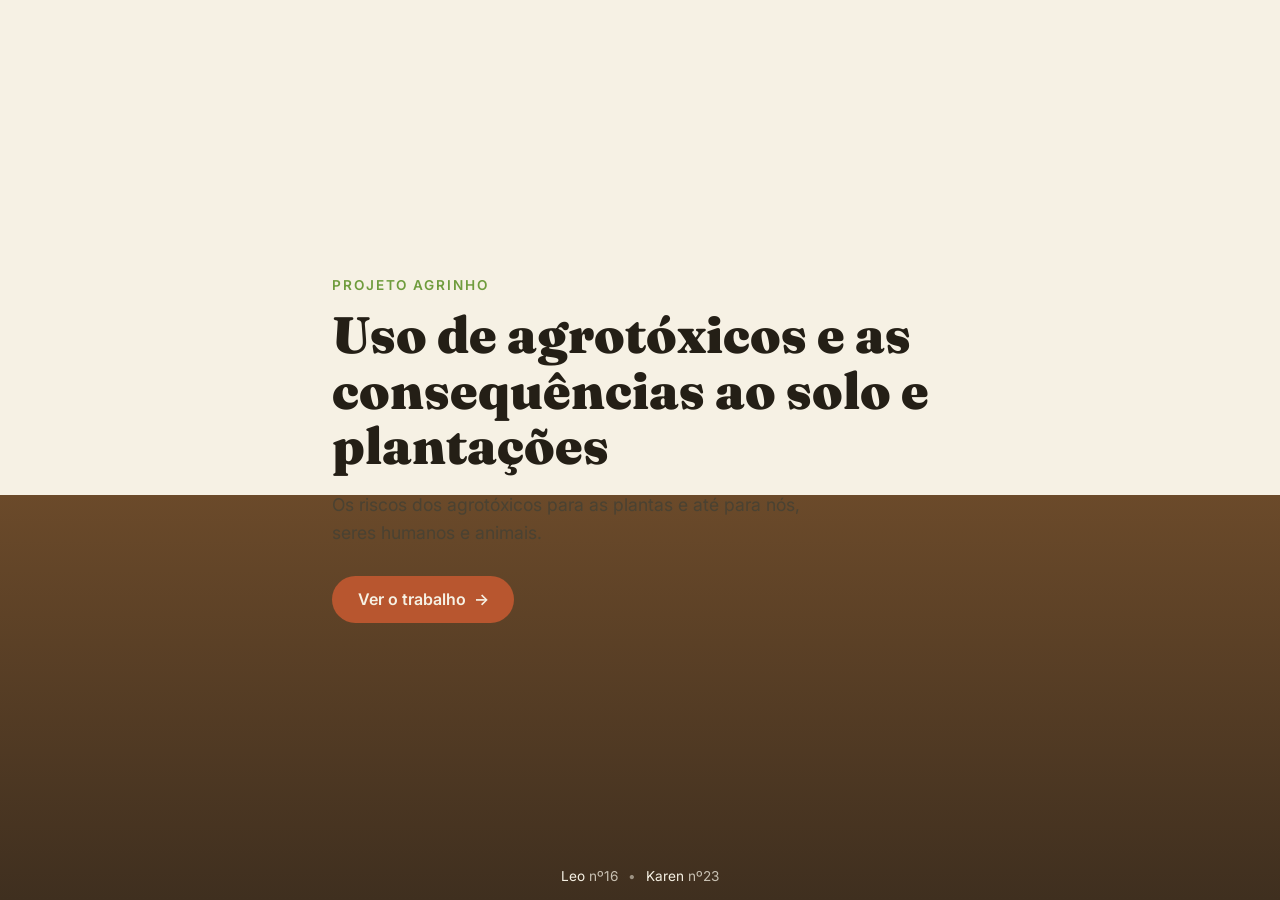
<file: index.html>
<!DOCTYPE html>
<html lang="pt-br">
<head>
  <meta charset="UTF-8">
  <meta name="viewport" content="width=device-width, initial-scale=1.0">
  <title>Agrinho | Uso de Agrotóxicos</title>
  <link rel="preconnect" href="https://fonts.googleapis.com">
  <link href="https://fonts.googleapis.com/css2?family=Fraunces:wght@600;900&family=Inter:wght@400;500;600&display=swap" rel="stylesheet">
  <link rel="stylesheet" href="style.css">
</head>
<body class="cover">
  <div class="soil-layers" aria-hidden="true"></div>

  <main class="cover-content">
    <p class="eyebrow">Projeto Agrinho</p>
    <h1>Uso de agrotóxicos e as consequências ao solo e plantações</h1>
    <p class="lead">Os riscos dos agrotóxicos para as plantas e até para nós, seres humanos e animais.</p>
    <a class="btn" href="agrinho.html">Ver o trabalho <span aria-hidden="true">→</span></a>
  </main>

  <footer class="credits">
    <span>Leo <em>nº16</em></span>
    <span class="dot" aria-hidden="true">•</span>
    <span>Karen <em>nº23</em></span>
  </footer>
</body>
</html>
</file>
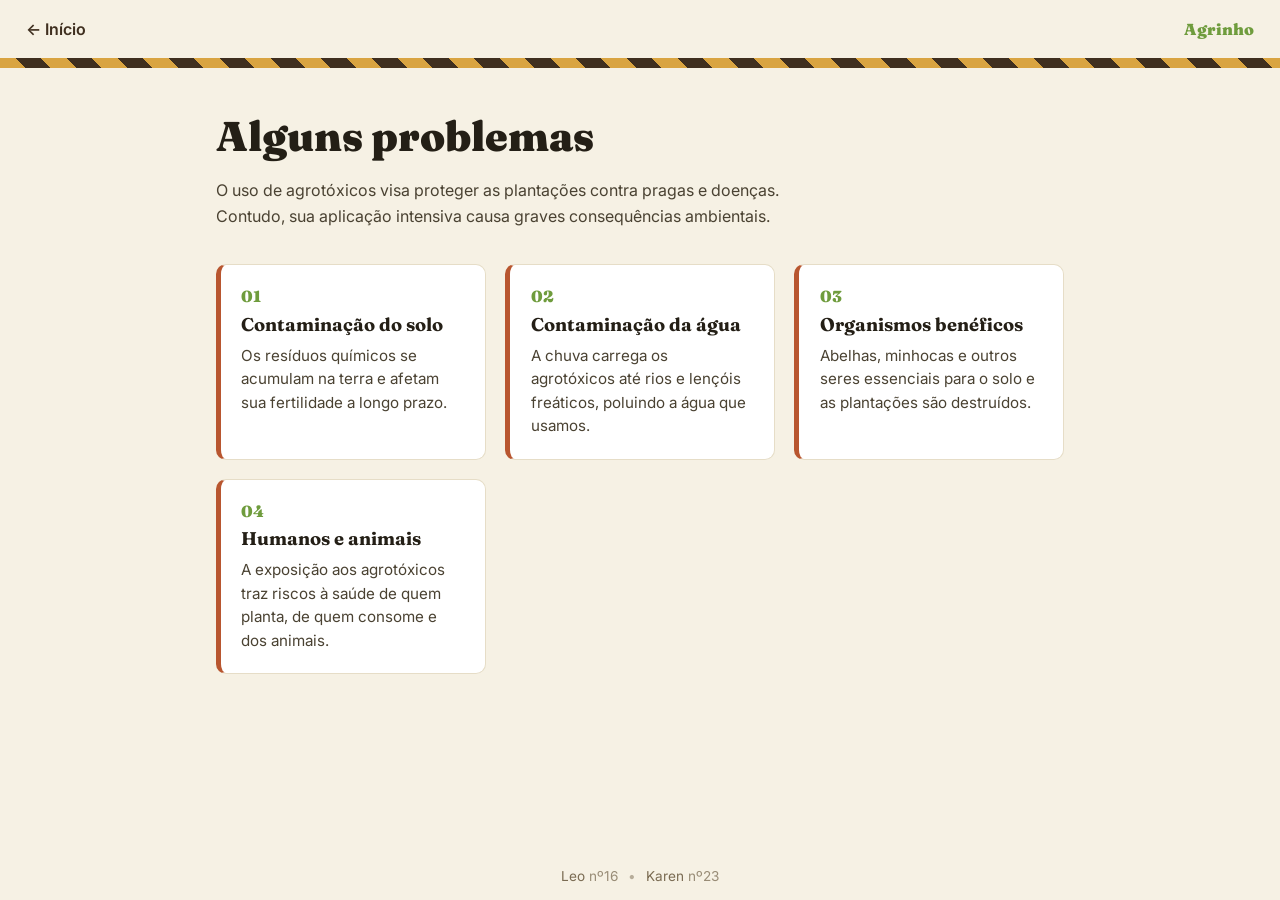
<file: agrinho.html>
<!DOCTYPE html>
<html lang="pt-br">
<head>
  <meta charset="UTF-8">
  <meta name="viewport" content="width=device-width, initial-scale=1.0">
  <title>Alguns problemas | Agrinho</title>
  <link rel="preconnect" href="https://fonts.googleapis.com">
  <link href="https://fonts.googleapis.com/css2?family=Fraunces:wght@600;900&family=Inter:wght@400;500;600&display=swap" rel="stylesheet">
  <link rel="stylesheet" href="style.css">
</head>
<body>
  <header class="topbar">
    <a class="back" href="index.html">← Início</a>
    <span class="topbar-title">Agrinho</span>
  </header>

  <div class="hazard-strip" aria-hidden="true"></div>

  <main class="content">
    <h1>Alguns problemas</h1>
    <p class="intro">O uso de agrotóxicos visa proteger as plantações contra pragas e doenças. Contudo, sua aplicação intensiva causa graves consequências ambientais.</p>

    <section class="cards">
      <article class="card">
        <span class="num">01</span>
        <h2>Contaminação do solo</h2>
        <p>Os resíduos químicos se acumulam na terra e afetam sua fertilidade a longo prazo.</p>
      </article>
      <article class="card">
        <span class="num">02</span>
        <h2>Contaminação da água</h2>
        <p>A chuva carrega os agrotóxicos até rios e lençóis freáticos, poluindo a água que usamos.</p>
      </article>
      <article class="card">
        <span class="num">03</span>
        <h2>Organismos benéficos</h2>
        <p>Abelhas, minhocas e outros seres essenciais para o solo e as plantações são destruídos.</p>
      </article>
      <article class="card">
        <span class="num">04</span>
        <h2>Humanos e animais</h2>
        <p>A exposição aos agrotóxicos traz riscos à saúde de quem planta, de quem consome e dos animais.</p>
      </article>
    </section>
  </main>

  <footer class="credits">
    <span>Leo <em>nº16</em></span>
    <span class="dot" aria-hidden="true">•</span>
    <span>Karen <em>nº23</em></span>
  </footer>
</body>
</html>
</file>
<file: style.css>
:root{
  --soil-dark:#3f2f1f;
  --soil-mid:#6b4a2a;
  --leaf:#6f9c3d;
  --amber:#d9a441;
  --clay:#b8562f;
  --cream:#f6f1e4;
  --ink:#241f16;
}
*{box-sizing:border-box;margin:0;padding:0}
body{font-family:'Inter',sans-serif;color:var(--ink);background:var(--cream)}
h1,h2{font-family:'Fraunces',serif}

/* capa (index.html) */
body.cover{min-height:100vh;display:flex;flex-direction:column;justify-content:center;position:relative;overflow:hidden}
.soil-layers{position:absolute;inset:0;z-index:-1;
  background:linear-gradient(var(--cream) 0%,var(--cream) 55%,var(--soil-mid) 55%,var(--soil-dark) 100%)}
.cover-content{max-width:680px;margin:0 auto;padding:2rem;text-align:left}
.eyebrow{font-weight:600;letter-spacing:.14em;text-transform:uppercase;color:var(--leaf);font-size:.85rem;margin-bottom:.9rem}
.cover-content h1{font-size:clamp(2rem,5vw,3.2rem);font-weight:900;line-height:1.08;margin-bottom:1.1rem}
.lead{font-size:1.1rem;line-height:1.6;max-width:46ch;margin-bottom:1.8rem;color:#4a4232}
.btn{display:inline-flex;align-items:center;gap:.5rem;background:var(--clay);color:var(--cream);
  padding:.85rem 1.6rem;border-radius:999px;text-decoration:none;font-weight:600;transition:transform .15s ease}
.btn:hover{transform:translateX(4px)}

.credits{position:fixed;bottom:0;left:0;right:0;display:flex;justify-content:center;gap:.6rem;
  padding:1rem;font-size:.85rem;color:var(--cream);background:transparent}
body:not(.cover) .credits{color:#7a6b52;background:var(--cream)}
.credits em{font-style:normal;opacity:.75}
.dot{opacity:.5}

/* topbar (agrinho.html) */
.topbar{display:flex;align-items:center;justify-content:space-between;padding:1.2rem 1.6rem}
.back{color:var(--soil-dark);text-decoration:none;font-weight:600}
.topbar-title{font-family:'Fraunces',serif;font-weight:900;color:var(--leaf)}
.hazard-strip{height:10px;
  background:repeating-linear-gradient(45deg,var(--amber) 0 18px,var(--soil-dark) 18px 36px)}

/* conteúdo */
.content{max-width:900px;margin:0 auto;padding:2.6rem 1.6rem 4rem}
.content h1{font-size:clamp(1.8rem,4vw,2.6rem);font-weight:900;margin-bottom:1rem}
.intro{max-width:62ch;line-height:1.6;color:#4a4232;margin-bottom:2.2rem}

.cards{display:grid;grid-template-columns:repeat(auto-fit,minmax(220px,1fr));gap:1.2rem}
.card{background:#fff;border:1px solid #e6ddc7;border-left:5px solid var(--clay);
  border-radius:10px;padding:1.3rem}
.card .num{font-family:'Fraunces',serif;font-weight:900;color:var(--leaf);font-size:1rem;display:block;margin-bottom:.4rem}
.card h2{font-size:1.15rem;margin-bottom:.5rem}
.card p{font-size:.95rem;line-height:1.55;color:#4a4232}

@media (max-width:520px){
  .cover-content{text-align:center;margin:0 auto}
  .btn{margin:0 auto}
}
</file>
